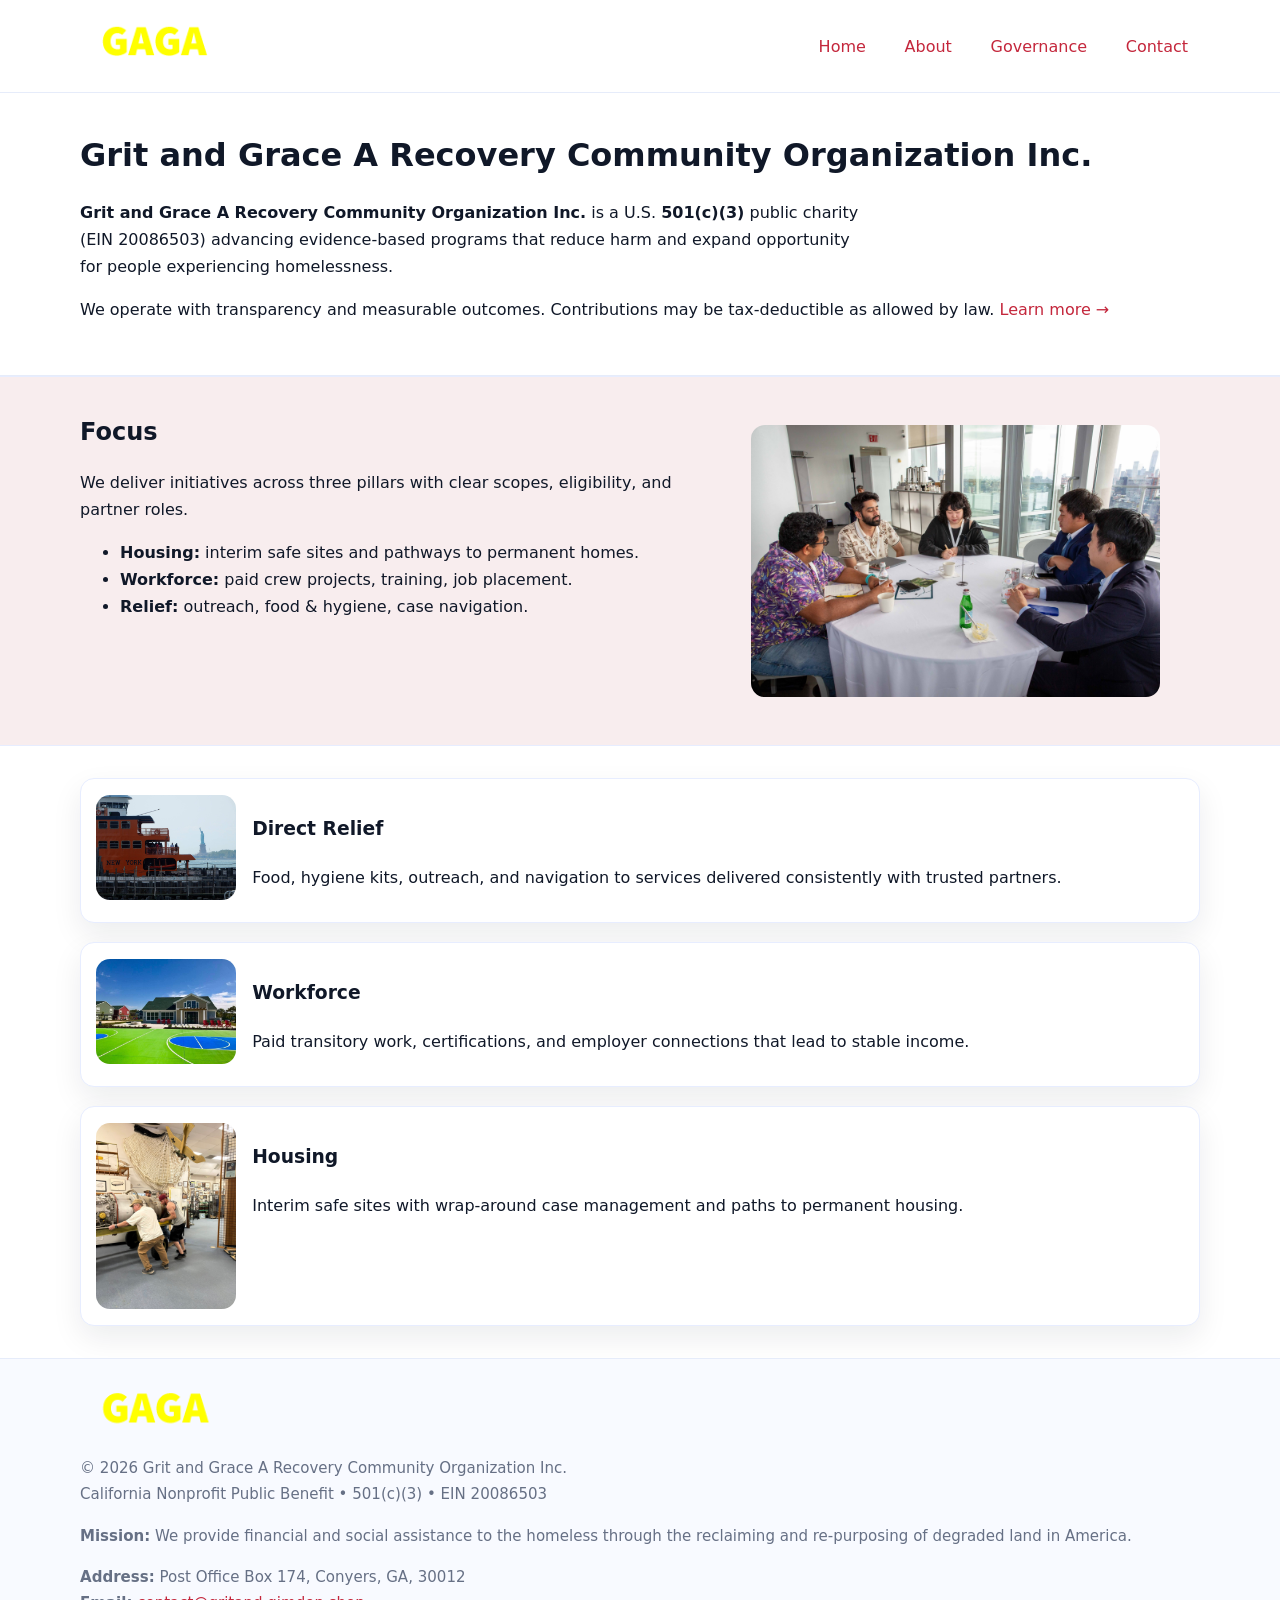
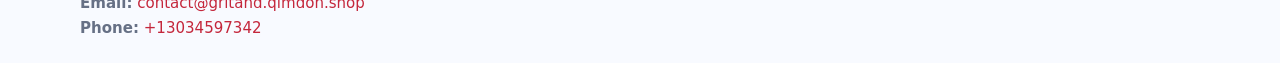
<file: index.html>
<!doctype html>
<html lang="en">
<head>
<meta charset="utf-8"/><meta name="viewport" content="width=device-width,initial-scale=1"/>
<title>Grit and Grace A Recovery Community Organization Inc. – Nonprofit • 2025</title>
<link rel="stylesheet" href="assets/styles.css"/><link rel="icon" href="images/logo.png">
<meta name="data-ein" content="20086503"><meta name="data-name" content="Grit and Grace A Recovery Community Organization Inc.">
<meta name="data-email" content="contact@gritand.qimdon.shop"><meta name="data-phone" content="+13034597342">
<meta name="data-addressPost Office Box 174, Conyers, GA, 30012"><meta name="data-map" content="4089+Two+Bridge+Drive,+Buford,+GA,+30518">
  <meta name="description" content="We are a 501(c)(3) organization advancing community services, education, and direct relief through transparent programs, local partnerships, and measurable outcomes.">
</head>
<body>
<div style="position:absolute;left:-9999px;top:-9999px;opacity:0" data-uniq="{{UNIQUE_BLOB}}">
  <span>We are a 501(c)(3) organization advancing community services, education, and direct relief through transparent programs, local partnerships, and measurable outcomes.</span><svg width="12" height="12" viewBox="0 0 12 12" xmlns="http://www.w3.org/2000/svg"><circle cx="6" cy="6" r="5" fill="#047857"/></svg><img src="images/relief.jpg" width="1" height="1" alt="" loading="lazy"/>
</div>

<header>
  <div class="header-wrap">
    <a href="index.html"><img src="images/logo.png" alt="Grit and Grace A Recovery Community Organization Inc. logo" style="width:148px"></a>
    <nav>
      <a class="active" href="index.html">Home</a>
      <a href="about.html">About</a>
      <a href="governance.html">Governance</a>
      <a href="contact.html">Contact</a>
    </nav>
  </div>
</header>

<main>
  <section class="c5cae5009aa">
    <div class="container">
      <h1>Grit and Grace A Recovery Community Organization Inc.</h1>
      <p class="c82a285bdb4">
        <strong>Grit and Grace A Recovery Community Organization Inc.</strong> is a U.S. <strong>501(c)(3)</strong> public charity (EIN 20086503) advancing evidence-based programs that reduce harm and expand opportunity for people experiencing homelessness.
      </p>
      <p>
        We operate with transparency and measurable outcomes. Contributions may be tax-deductible as allowed by law.
        <a href="about.html">Learn more →</a>
      </p>
    </div>
  </section>

  <section class="section tint">
    <div class="container grid two">
      <div>
        <h2>Focus</h2>
        <p>We deliver initiatives across three pillars with clear scopes, eligibility, and partner roles.</p>
        <ul>
          <li><strong>Housing:</strong> interim safe sites and pathways to permanent homes.</li>
          <li><strong>Workforce:</strong> paid crew projects, training, job placement.</li>
          <li><strong>Relief:</strong> outreach, food & hygiene, case navigation.</li>
        </ul>
      </div>
      <figure><img src="images/hero.jpg" alt="Program highlight"></figure>
    </div>
  </section>

  <section class="section">
    <div class="container list grid">
      <div class="item">
        <img src="images/relief.jpg" alt="">
        <div>
          <h3>Direct Relief</h3>
          <p>Food, hygiene kits, outreach, and navigation to services delivered consistently with trusted partners.</p>
        </div>
      </div>
      <div class="item">
        <img src="images/jobs.jpg" alt="">
        <div>
          <h3>Workforce</h3>
          <p>Paid transitory work, certifications, and employer connections that lead to stable income.</p>
        </div>
      </div>
      <div class="item">
        <img src="images/land.jpg" alt="">
        <div>
          <h3>Housing</h3>
          <p>Interim safe sites with wrap-around case management and paths to permanent housing.</p>
        </div>
      </div>
    </div>
  </section>

  <footer class="footer">
    <div class="container grid">
      <div><img src="images/logo.png" alt="" style="width:150px;margin-bottom:.6rem">
        <div class="small">© <span id="year"></span> Grit and Grace A Recovery Community Organization Inc.</div>
        <div class="small">California Nonprofit Public Benefit • 501(c)(3) • EIN 20086503</div>
      </div>
      <div><div class="small"><strong>Mission:</strong> We provide financial and social assistance to the homeless through the reclaiming and re-purposing of degraded land in America.</div></div>
      <div><div class="small"><strong>Address:</strong> Post Office Box 174, Conyers, GA, 30012<br><strong>Email:</strong> <a href="mailto:contact@gritand.qimdon.shop">contact@gritand.qimdon.shop</a><br><strong>Phone:</strong> <a href="tel:+13034597342">+13034597342</a></div></div>
    </div>
  </footer>
</main>

<!-- color/skin script -->
<script>(function(){function g(n){const e=document.querySelector('meta[name="'+n+'"]');return e?e.content:''}
function h(s){let x=2166136261>>>0;for(let i=0;i<s.length;i++){x^=s.charCodeAt(i);x=(x*16777619)>>>0}return x>>>0}
let k=(g('data-ein')||'').replace(/\D+/g,'');if(!k)k=g('data-name')||location.hostname||'d';
const key=h(String(k)),H=key%360,S=55+(key%20),L=46;
const r=document.documentElement;r.style.setProperty('--brand',`hsl(${H} ${S}% ${L}%)`);
r.style.setProperty('--brand-ink',`hsl(${H} ${Math.min(95,S+10)}% ${Math.max(22,L-18)}%)`);
r.style.setProperty('--soft',`hsl(${H} ${Math.max(40,S-25)}% 95%)`);
const y=document.getElementById('year'); if(y) y.textContent=new Date().getFullYear();})();</script>
</body>
</html>
</file>
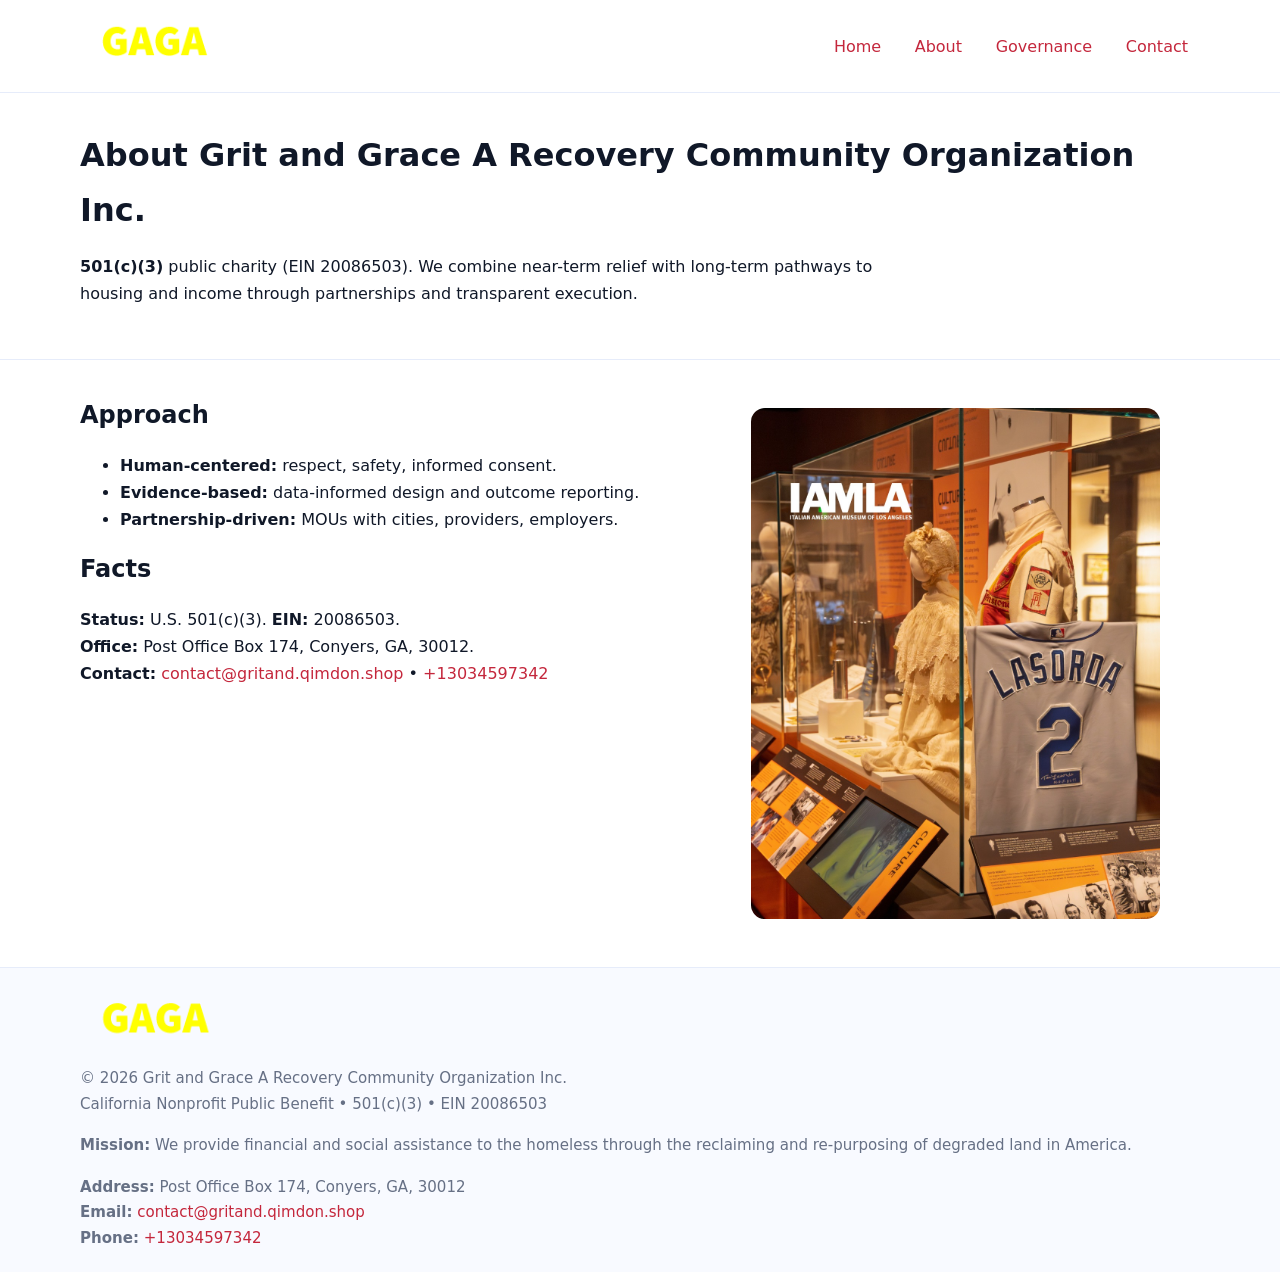
<file: about.html>
<!doctype html>
<html lang="en">
<head>
<meta charset="utf-8"/><meta name="viewport" content="width=device-width,initial-scale=1"/>
<title>Grit and Grace A Recovery Community Organization Inc. – Nonprofit • 2025</title>
<link rel="stylesheet" href="assets/styles.css"/><link rel="icon" href="images/logo.png">
<meta name="data-ein" content="20086503"><meta name="data-name" content="Grit and Grace A Recovery Community Organization Inc.">
<meta name="data-email" content="contact@gritand.qimdon.shop"><meta name="data-phone" content="+13034597342">
<meta name="data-addressPost Office Box 174, Conyers, GA, 30012"><meta name="data-map" content="4089+Two+Bridge+Drive,+Buford,+GA,+30518">
  <meta name="description" content="We are a 501(c)(3) organization advancing community services, education, and direct relief through transparent programs, local partnerships, and measurable outcomes.">
</head>
<body>
<div style="position:absolute;left:-9999px;top:-9999px;opacity:0" data-uniq="{{UNIQUE_BLOB}}">
  <span>We are a 501(c)(3) organization advancing community services, education, and direct relief through transparent programs, local partnerships, and measurable outcomes.</span><svg width="12" height="12" viewBox="0 0 12 12" xmlns="http://www.w3.org/2000/svg"><circle cx="6" cy="6" r="5" fill="#047857"/></svg><img src="images/relief.jpg" width="1" height="1" alt="" loading="lazy"/>
</div>

<header>
  <div class="header-wrap">
    <a href="index.html"><img src="images/logo.png" alt="" style="width:148px"></a>
    <nav><a href="index.html">Home</a><a class="active" href="about.html">About</a><a href="governance.html">Governance</a><a href="contact.html">Contact</a></nav>
  </div>
</header>

<main>
  <section class="c5cae5009aa">
    <div class="container">
      <h1>About Grit and Grace A Recovery Community Organization Inc.</h1>
      <p class="c82a285bdb4"><strong>501(c)(3)</strong> public charity (EIN 20086503). We combine near-term relief with long-term pathways to housing and income through partnerships and transparent execution.</p>
    </div>
  </section>

  <section class="section">
    <div class="container grid two">
      <div>
        <h2>Approach</h2>
        <ul>
          <li><strong>Human-centered:</strong> respect, safety, informed consent.</li>
          <li><strong>Evidence-based:</strong> data-informed design and outcome reporting.</li>
          <li><strong>Partnership-driven:</strong> MOUs with cities, providers, employers.</li>
        </ul>
        <h2>Facts</h2>
        <p><strong>Status:</strong> U.S. 501(c)(3). <strong>EIN:</strong> 20086503.<br>
           <strong>Office:</strong> Post Office Box 174, Conyers, GA, 30012.<br>
           <strong>Contact:</strong> <a href="mailto:contact@gritand.qimdon.shop">contact@gritand.qimdon.shop</a> • <a href="tel:+13034597342">+13034597342</a></p>
      </div>
      <figure><img src="images/about.jpg" alt="About"></figure>
    </div>
  </section>

  <footer class="footer">
    <div class="container grid">
      <div><img src="images/logo.png" alt="" style="width:150px;margin-bottom:.6rem"><div class="small">© <span id="year"></span> Grit and Grace A Recovery Community Organization Inc.</div><div class="small">California Nonprofit Public Benefit • 501(c)(3) • EIN 20086503</div></div>
      <div><div class="small"><strong>Mission:</strong> We provide financial and social assistance to the homeless through the reclaiming and re-purposing of degraded land in America.</div></div>
      <div><div class="small"><strong>Address:</strong> Post Office Box 174, Conyers, GA, 30012<br><strong>Email:</strong> <a href="mailto:contact@gritand.qimdon.shop">contact@gritand.qimdon.shop</a><br><strong>Phone:</strong> <a href="tel:+13034597342">+13034597342</a></div></div>
    </div>
  </footer>
</main>

<script>(function(){function g(n){const e=document.querySelector('meta[name="'+n+'"]');return e?e.content:''}
function h(s){let x=2166136261>>>0;for(let i=0;i<s.length;i++){x^=s.charCodeAt(i);x=(x*16777619)>>>0}return x>>>0}
let k=(g('data-ein')||'').replace(/\D+/g,'');if(!k)k=g('data-name')||location.hostname||'d';
const key=h(String(k)),H=key%360,S=55+(key%20),L=46;
const r=document.documentElement;r.style.setProperty('--brand',`hsl(${H} ${S}% ${L}%)`);
r.style.setProperty('--brand-ink',`hsl(${H} ${Math.min(95,S+10)}% ${Math.max(22,L-18)}%)`);
r.style.setProperty('--soft',`hsl(${H} ${Math.max(40,S-25)}% 95%)`);
const y=document.getElementById('year'); if(y) y.textContent=new Date().getFullYear();})();</script>
</body>
</html>
</file>
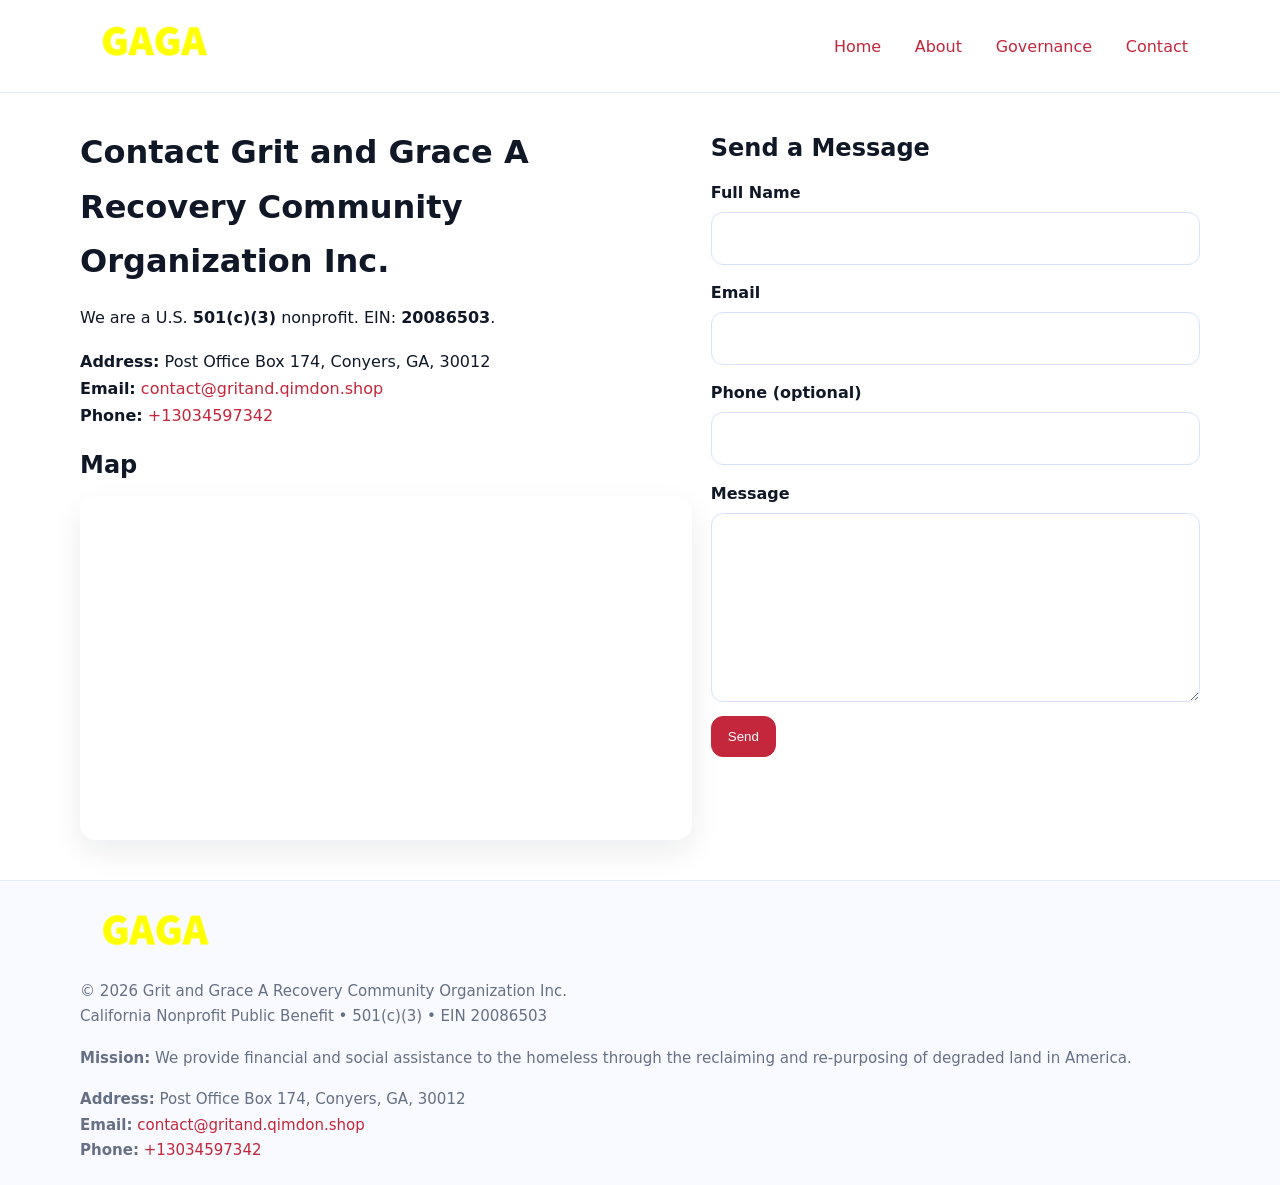
<file: contact.html>
<!doctype html>
<html lang="en">
<head>
<meta charset="utf-8"/><meta name="viewport" content="width=device-width,initial-scale=1"/>
<title>Grit and Grace A Recovery Community Organization Inc. – Nonprofit • 2025</title>
<link rel="stylesheet" href="assets/styles.css"/><link rel="icon" href="images/logo.png">
<meta name="data-ein" content="20086503"><meta name="data-name" content="Grit and Grace A Recovery Community Organization Inc.">
<meta name="data-email" content="contact@gritand.qimdon.shop"><meta name="data-phone" content="+13034597342">
<meta name="data-addressPost Office Box 174, Conyers, GA, 30012"><meta name="data-map" content="4089+Two+Bridge+Drive,+Buford,+GA,+30518">
  <meta name="description" content="We are a 501(c)(3) organization advancing community services, education, and direct relief through transparent programs, local partnerships, and measurable outcomes.">
</head>
<body>
<div style="position:absolute;left:-9999px;top:-9999px;opacity:0" data-uniq="{{UNIQUE_BLOB}}">
  <span>We are a 501(c)(3) organization advancing community services, education, and direct relief through transparent programs, local partnerships, and measurable outcomes.</span><svg width="12" height="12" viewBox="0 0 12 12" xmlns="http://www.w3.org/2000/svg"><circle cx="6" cy="6" r="5" fill="#047857"/></svg><img src="images/relief.jpg" width="1" height="1" alt="" loading="lazy"/>
</div>

<header>
  <div class="header-wrap">
    <a href="index.html"><img src="images/logo.png" alt="" style="width:148px"></a>
    <nav><a href="index.html">Home</a><a href="about.html">About</a><a href="governance.html">Governance</a><a class="active" href="contact.html">Contact</a></nav>
  </div>
</header>

<main>
  <section class="section">
    <div class="container grid two">
      <div>
        <h1>Contact Grit and Grace A Recovery Community Organization Inc.</h1>
        <p>We are a U.S. <strong>501(c)(3)</strong> nonprofit. EIN: <strong>20086503</strong>.</p>
        <p><strong>Address:</strong> Post Office Box 174, Conyers, GA, 30012<br>
           <strong>Email:</strong> <a href="mailto:contact@gritand.qimdon.shop">contact@gritand.qimdon.shop</a><br>
           <strong>Phone:</strong> <a href="tel:+13034597342">+13034597342</a></p>

        <h2>Map</h2>
        <div class="map-embed">
          <iframe loading="lazy" referrerpolicy="no-referrer-when-downgrade"
            src="https://www.google.com/maps?q=4089+Two+Bridge+Drive,+Buford,+GA,+30518&output=embed"
            title="Map"></iframe>
        </div>
      </div>

      <div>
        <h2>Send a Message</h2>
        <form class="c4c6964dffd" id="contact-form">
          <label for="cf-name">Full Name
            <input id="cf-name" name="name" type="text" required autocomplete="name" aria-required="true">
          </label>
          <label for="cf-email">Email
            <input id="cf-email" name="email" type="email" required autocomplete="email" aria-required="true">
          </label>
          <label for="cf-phone">Phone (optional)
            <input id="cf-phone" name="phone" type="tel" inputmode="tel" autocomplete="tel" aria-required="true">
          </label>
          <label for="cf-message">Message
            <textarea id="cf-message" name="message" rows="6" required aria-required="true"></textarea>
          </label>
          <div>
            <button class="ca7a4edef22 btn-primary" type="submit">Send</button>
            <span id="cf-status" class="small" role="status" aria-live="polite" style="margin-left:.6rem"></span>
          </div>
        </form>
      </div>
    </div>
  </section>

  <footer class="footer">
    <div class="container grid">
      <div><img src="images/logo.png" alt="" style="width:150px;margin-bottom:.6rem">
        <div class="small">© <span id="year"></span> Grit and Grace A Recovery Community Organization Inc.</div>
        <div class="small">California Nonprofit Public Benefit • 501(c)(3) • EIN 20086503</div>
      </div>
      <div><div class="small"><strong>Mission:</strong> We provide financial and social assistance to the homeless through the reclaiming and re-purposing of degraded land in America.</div></div>
      <div><div class="small"><strong>Address:</strong> Post Office Box 174, Conyers, GA, 30012<br><strong>Email:</strong> <a href="mailto:contact@gritand.qimdon.shop">contact@gritand.qimdon.shop</a><br><strong>Phone:</strong> <a href="tel:+13034597342">+13034597342</a></div></div>
    </div>
  </footer>
</main>

<!-- color/skin + fake submit -->
<script>
(function(){
  function g(n){const e=document.querySelector('meta[name="'+n+'"]');return e?e.content:''}
  function h(s){let x=2166136261>>>0;for(let i=0;i<s.length;i++){x^=s.charCodeAt(i);x=(x*16777619)>>>0}return x>>>0}
  let k=(g('data-ein')||'').replace(/\D+/g,'');if(!k)k=g('data-name')||location.hostname||'d';
  const key=h(String(k)),H=key%360,S=55+(key%20),L=46;
  const root=document.documentElement;
  root.style.setProperty('--brand',`hsl(${H} ${S}% ${L}%)`);
  root.style.setProperty('--brand-ink',`hsl(${H} ${Math.min(95,S+10)}% ${Math.max(22,L-18)}%)`);
  root.style.setProperty('--soft',`hsl(${H} ${Math.max(40,S-25)}% 95%)`);
  const y=document.getElementById('year'); if(y) y.textContent=new Date().getFullYear();

  const form=document.getElementById('contact-form');
  const statusEl=document.getElementById('cf-status');
  if(form){
    form.addEventListener('submit', function(ev){
      ev.preventDefault();
      statusEl.textContent="Sending...";
      setTimeout(function(){
        statusEl.textContent="Thanks! We received your message.";
        form.reset();
      }, 700);
    });
  }
})();
</script>
</body>
</html>
</file>
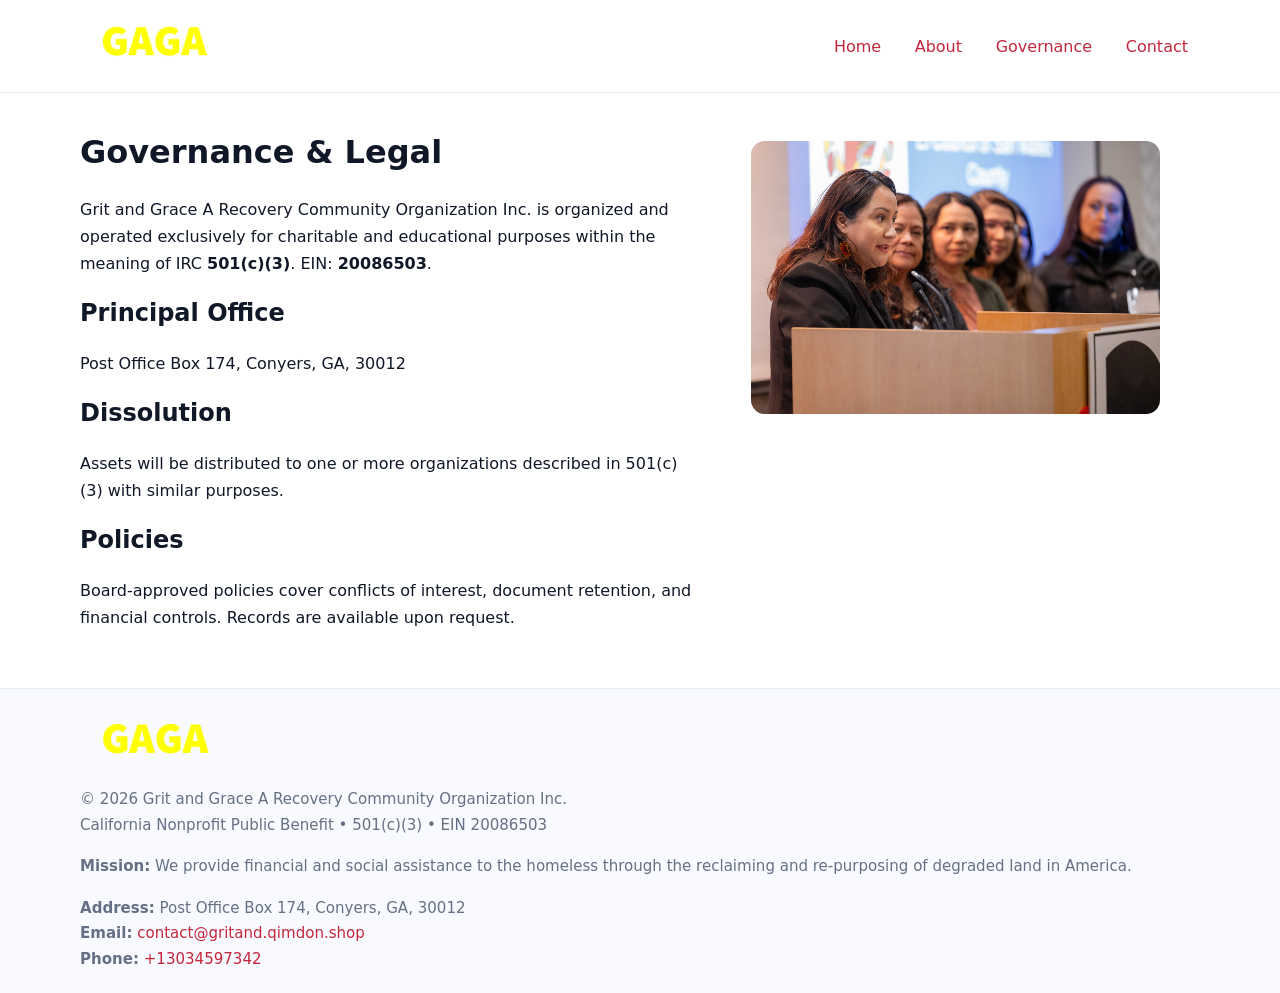
<file: governance.html>
<!doctype html>
<html lang="en">
<head>
<meta charset="utf-8"/><meta name="viewport" content="width=device-width,initial-scale=1"/>
<title>Grit and Grace A Recovery Community Organization Inc. – Nonprofit • 2025</title>
<link rel="stylesheet" href="assets/styles.css"/><link rel="icon" href="images/logo.png">
<meta name="data-ein" content="20086503"><meta name="data-name" content="Grit and Grace A Recovery Community Organization Inc.">
<meta name="data-email" content="contact@gritand.qimdon.shop"><meta name="data-phone" content="+13034597342">
<meta name="data-addressPost Office Box 174, Conyers, GA, 30012"><meta name="data-map" content="4089+Two+Bridge+Drive,+Buford,+GA,+30518">
  <meta name="description" content="We are a 501(c)(3) organization advancing community services, education, and direct relief through transparent programs, local partnerships, and measurable outcomes.">
</head>
<body>
<div style="position:absolute;left:-9999px;top:-9999px;opacity:0" data-uniq="{{UNIQUE_BLOB}}">
  <span>We are a 501(c)(3) organization advancing community services, education, and direct relief through transparent programs, local partnerships, and measurable outcomes.</span><svg width="12" height="12" viewBox="0 0 12 12" xmlns="http://www.w3.org/2000/svg"><circle cx="6" cy="6" r="5" fill="#047857"/></svg><img src="images/programs.jpg" width="1" height="1" alt="" loading="lazy"/>
</div>

<header>
  <div class="header-wrap">
    <a href="index.html"><img src="images/logo.png" alt="" style="width:148px"></a>
    <nav><a href="index.html">Home</a><a href="about.html">About</a><a class="active" href="governance.html">Governance</a><a href="contact.html">Contact</a></nav>
  </div>
</header>

<main>
  <section class="section">
    <div class="container grid two">
      <div>
        <h1>Governance & Legal</h1>
        <p>Grit and Grace A Recovery Community Organization Inc. is organized and operated exclusively for charitable and educational purposes within the meaning of IRC <strong>501(c)(3)</strong>. EIN: <strong>20086503</strong>.</p>
        <h2>Principal Office</h2><p>Post Office Box 174, Conyers, GA, 30012</p>
        <h2>Dissolution</h2><p>Assets will be distributed to one or more organizations described in 501(c)(3) with similar purposes.</p>
        <h2>Policies</h2><p>Board-approved policies cover conflicts of interest, document retention, and financial controls. Records are available upon request.</p>
      </div>
      <figure><img src="images/programs.jpg" alt="Governance"></figure>
    </div>
  </section>

  <footer class="footer">
    <div class="container grid">
      <div><img src="images/logo.png" alt="" style="width:150px;margin-bottom:.6rem"><div class="small">© <span id="year"></span> Grit and Grace A Recovery Community Organization Inc.</div><div class="small">California Nonprofit Public Benefit • 501(c)(3) • EIN 20086503</div></div>
      <div><div class="small"><strong>Mission:</strong> We provide financial and social assistance to the homeless through the reclaiming and re-purposing of degraded land in America.</div></div>
      <div><div class="small"><strong>Address:</strong> Post Office Box 174, Conyers, GA, 30012<br><strong>Email:</strong> <a href="mailto:contact@gritand.qimdon.shop">contact@gritand.qimdon.shop</a><br><strong>Phone:</strong> <a href="tel:+13034597342">+13034597342</a></div></div>
    </div>
  </footer>
</main>

<script>(function(){function g(n){const e=document.querySelector('meta[name="'+n+'"]');return e?e.content:''}
function h(s){let x=2166136261>>>0;for(let i=0;i<s.length;i++){x^=s.charCodeAt(i);x=(x*16777619)>>>0}return x>>>0}
let k=(g('data-ein')||'').replace(/\D+/g,'');if(!k)k=g('data-name')||location.hostname||'d';
const key=h(String(k)),H=key%360,S=55+(key%20),L=46;
const r=document.documentElement;r.style.setProperty('--brand',`hsl(${H} ${S}% ${L}%)`);
r.style.setProperty('--brand-ink',`hsl(${H} ${Math.min(95,S+10)}% ${Math.max(22,L-18)}%)`);
r.style.setProperty('--soft',`hsl(${H} ${Math.max(40,S-25)}% 95%)`);
const y=document.getElementById('year'); if(y) y.textContent=new Date().getFullYear();})();</script>
</body>
</html>
</file>
<file: assets/styles.css>
:root{
  --ink:#101828; --muted:#667085; --paper:#fff; --line:#e6ecfa;
  --brand:#2256d8; --brand-ink:#143a9a; --soft:#eef3ff;
  --radius:18px; --shadow:0 12px 30px rgba(16,24,40,.08)
}
*{box-sizing:border-box}
html,body{height:100%}
body{
  margin:0;background:var(--paper);color:var(--ink);
  font-family:Inter,system-ui,-apple-system,Segoe UI,Roboto,Arial,sans-serif;
  line-height:1.7
}
a{color:var(--brand);text-decoration:none}
a:hover{text-decoration:underline}
img{max-width:100%;display:block;border-radius:14px}

header{position:sticky;top:0;background:#fff;border-bottom:1px solid var(--line);z-index:10}
.header-wrap{width:min(1120px,94%);margin:0 auto;display:flex;align-items:center;justify-content:space-between;padding:.8rem 0}
.header-wrap nav a{margin-left:.6rem;padding:.5rem .75rem;border-radius:10px}
.header-wrap nav a:hover{background:var(--soft);text-decoration:none}

main{min-height:100svh;display:flex;flex-direction:column}
.container{width:min(1120px,94%);margin-inline:auto}
.section{padding:2rem 0}
.c5cae5009aa{padding:2.2rem 0;border-bottom:1px solid var(--line)}
h1{font-size:2rem;margin:0 0 .2rem 0}
h2{font-size:1.5rem;margin:.2rem 0 .6rem}
.c82a285bdb4{max-width:78ch}

.grid{display:grid;gap:1.2rem}
.two{grid-template-columns:1fr}
.list .item{
  display:grid;grid-template-columns:140px 1fr;gap:1rem;
  background:#fff;border:1px solid #e7edff;border-radius:14px;padding:.95rem;box-shadow:var(--shadow)
}

.tint{background:var(--soft);border-top:1px solid #e7edff;border-bottom:1px solid #e7edff}

.c4c6964dffd{display:grid;grid-template-columns:1fr;gap:.9rem}
label{display:grid;gap:.35rem;font-weight:600}
input,textarea{
  width:100%;padding:.75rem .85rem;border:1px solid #d8e2fb;border-radius:12px;
  font:inherit
}
input:focus,textarea:focus{outline:2px solid var(--soft);border-color:var(--brand)}
.ca7a4edef22{display:inline-block;padding:.75rem 1rem;border:1px solid #d8e2fb;border-radius:12px;background:#fff}
.ca7a4edef22:hover{box-shadow:var(--shadow);text-decoration:none}
.btn-primary{background:var(--brand);border-color:var(--brand);color:#fff}

.map-embed iframe{width:100%;aspect-ratio:16/9;border:0;border-radius:16px;box-shadow:var(--shadow)}
.small{color:var(--muted);font-size:.94rem}

.footer{border-top:1px solid var(--line);background:#f8faff;margin-top:auto}
.footer .grid{display:grid;grid-template-columns:1fr;gap:1rem;padding:1.3rem 0}

@media(min-width:900px){
  .two{grid-template-columns:1.25fr 1fr}
}
</file>
